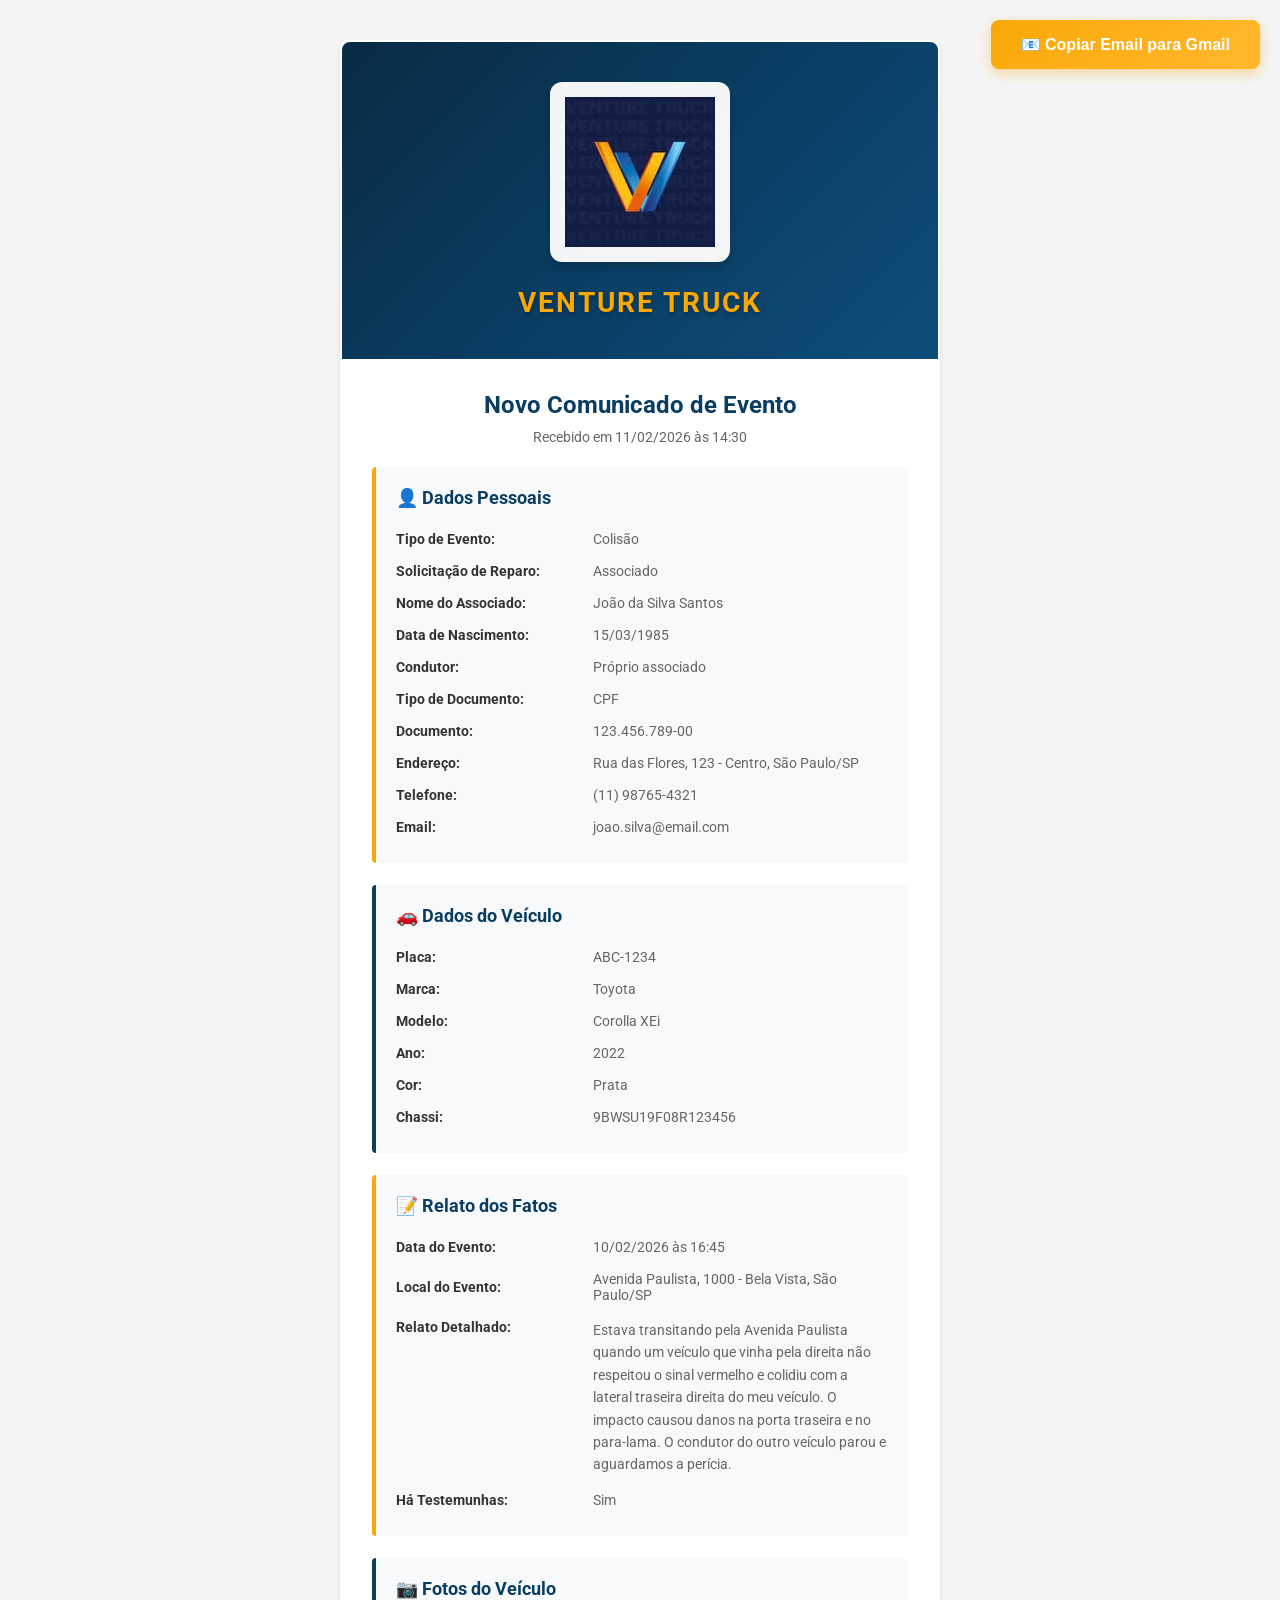
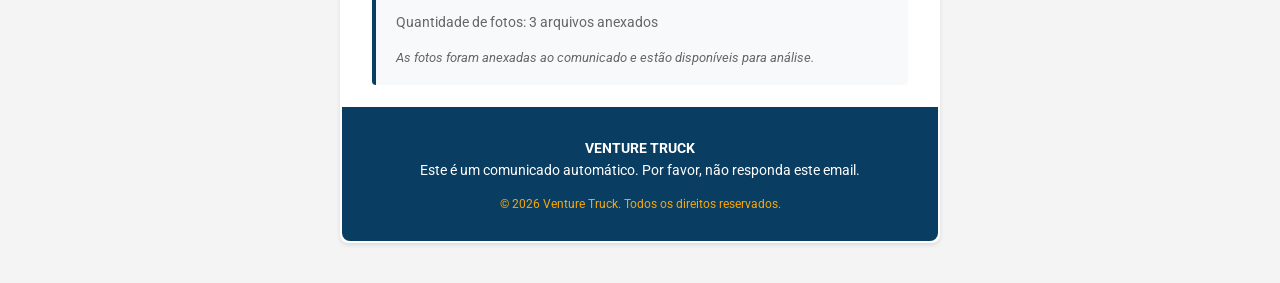
<file: email-preview.html>
<!DOCTYPE html>
<html lang="pt-BR">
<head>
    <meta charset="UTF-8">
    <meta name="viewport" content="width=device-width, initial-scale=1.0">
    <title>Comunicado de Evento - Venture Truck</title>
    <link href="https://fonts.googleapis.com/css2?family=Roboto:wght@300;400;500;700&display=swap" rel="stylesheet">
    <style>
        #copyButton {
            position: fixed;
            top: 20px;
            right: 20px;
            background: linear-gradient(135deg, #FAA806 0%, #ffb82e 100%);
            color: white;
            border: none;
            padding: 15px 30px;
            font-size: 16px;
            font-weight: bold;
            border-radius: 8px;
            cursor: pointer;
            box-shadow: 0 4px 12px rgba(250, 168, 6, 0.4);
            z-index: 9999;
            transition: all 0.3s ease;
        }
        #copyButton:hover {
            transform: translateY(-2px);
            box-shadow: 0 6px 16px rgba(250, 168, 6, 0.6);
        }
        #copyButton:active {
            transform: translateY(0);
        }
        .success-message {
            position: fixed;
            top: 80px;
            right: 20px;
            background: #00c851;
            color: white;
            padding: 15px 25px;
            border-radius: 8px;
            font-weight: bold;
            box-shadow: 0 4px 12px rgba(0, 200, 81, 0.4);
            z-index: 9999;
            animation: slideIn 0.3s ease;
        }
        @keyframes slideIn {
            from {
                opacity: 0;
                transform: translateX(100px);
            }
            to {
                opacity: 1;
                transform: translateX(0);
            }
        }
    </style>
</head>
<body style="margin: 0; padding: 0; font-family: 'Roboto', Arial, sans-serif; background-color: #f4f4f4;">
    
    <button id="copyButton" onclick="copyEmail()">📧 Copiar Email para Gmail</button>
    
    <div id="emailContent">
    <table role="presentation" style="width: 100%; border-collapse: collapse; background-color: #f4f4f4;">
        <tr>
            <td align="center" style="padding: 40px 20px;">
                <table role="presentation" style="max-width: 600px; width: 100%; background-color: #ffffff; border-radius: 8px; box-shadow: 0 2px 4px rgba(0,0,0,0.1);">
                    
                    <!-- Header -->
                    <tr>
                        <td style="background: linear-gradient(135deg, #092b44 0%, #0a3d62 50%, #0e4d7a 100%); padding: 40px 30px; text-align: center; border-radius: 8px 8px 0 0;">
                            <div style="background-color: rgba(255, 255, 255, 0.95); padding: 15px; border-radius: 12px; display: inline-block; margin-bottom: 20px; box-shadow: 0 4px 8px rgba(0,0,0,0.2);">
                                <img src="270850336_450902776610579_1825779971933058067_n.jpg" alt="Venture Truck" style="max-width: 180px; height: auto; display: block;">
                            </div>
                            <h1 style="margin: 0; color: #FAA806; font-size: 28px; font-weight: bold; letter-spacing: 2px; text-shadow: 0 2px 4px rgba(0,0,0,0.3);">VENTURE TRUCK</h1>
                        </td>
                    </tr>
                    
                    <!-- Title -->
                    <tr>
                        <td style="padding: 30px 30px 20px 30px; text-align: center;">
                            <h2 style="margin: 0; color: #0a3d62; font-size: 24px; font-weight: bold;">Novo Comunicado de Evento</h2>
                            <p style="margin: 10px 0 0 0; color: #666666; font-size: 14px;">Recebido em 11/02/2026 às 14:30</p>
                        </td>
                    </tr>
                    
                    <!-- Dados Pessoais Section -->
                    <tr>
                        <td style="padding: 0 30px;">
                            <div style="background-color: #f8f9fa; border-left: 4px solid #FAA806; padding: 20px; margin-bottom: 20px; border-radius: 4px;">
                                <h3 style="margin: 0 0 15px 0; color: #0a3d62; font-size: 18px; font-weight: bold;">👤 Dados Pessoais</h3>
                                
                                <table role="presentation" style="width: 100%; border-collapse: collapse;">
                                    <tr>
                                        <td style="padding: 8px 0; color: #333333; font-size: 14px; width: 40%;"><strong>Tipo de Evento:</strong></td>
                                        <td style="padding: 8px 0; color: #666666; font-size: 14px;">Colisão</td>
                                    </tr>
                                    <tr>
                                        <td style="padding: 8px 0; color: #333333; font-size: 14px;"><strong>Solicitação de Reparo:</strong></td>
                                        <td style="padding: 8px 0; color: #666666; font-size: 14px;">Associado</td>
                                    </tr>
                                    <tr>
                                        <td style="padding: 8px 0; color: #333333; font-size: 14px;"><strong>Nome do Associado:</strong></td>
                                        <td style="padding: 8px 0; color: #666666; font-size: 14px;">João da Silva Santos</td>
                                    </tr>
                                    <tr>
                                        <td style="padding: 8px 0; color: #333333; font-size: 14px;"><strong>Data de Nascimento:</strong></td>
                                        <td style="padding: 8px 0; color: #666666; font-size: 14px;">15/03/1985</td>
                                    </tr>
                                    <tr>
                                        <td style="padding: 8px 0; color: #333333; font-size: 14px;"><strong>Condutor:</strong></td>
                                        <td style="padding: 8px 0; color: #666666; font-size: 14px;">Próprio associado</td>
                                    </tr>
                                    <tr>
                                        <td style="padding: 8px 0; color: #333333; font-size: 14px;"><strong>Tipo de Documento:</strong></td>
                                        <td style="padding: 8px 0; color: #666666; font-size: 14px;">CPF</td>
                                    </tr>
                                    <tr>
                                        <td style="padding: 8px 0; color: #333333; font-size: 14px;"><strong>Documento:</strong></td>
                                        <td style="padding: 8px 0; color: #666666; font-size: 14px;">123.456.789-00</td>
                                    </tr>
                                    <tr>
                                        <td style="padding: 8px 0; color: #333333; font-size: 14px;"><strong>Endereço:</strong></td>
                                        <td style="padding: 8px 0; color: #666666; font-size: 14px;">Rua das Flores, 123 - Centro, São Paulo/SP</td>
                                    </tr>
                                    <tr>
                                        <td style="padding: 8px 0; color: #333333; font-size: 14px;"><strong>Telefone:</strong></td>
                                        <td style="padding: 8px 0; color: #666666; font-size: 14px;">(11) 98765-4321</td>
                                    </tr>
                                    <tr>
                                        <td style="padding: 8px 0; color: #333333; font-size: 14px;"><strong>Email:</strong></td>
                                        <td style="padding: 8px 0; color: #666666; font-size: 14px;">joao.silva@email.com</td>
                                    </tr>
                                </table>
                            </div>
                        </td>
                    </tr>
                    
                    <!-- Dados do Veículo Section -->
                    <tr>
                        <td style="padding: 0 30px;">
                            <div style="background-color: #f8f9fa; border-left: 4px solid #0a3d62; padding: 20px; margin-bottom: 20px; border-radius: 4px;">
                                <h3 style="margin: 0 0 15px 0; color: #0a3d62; font-size: 18px; font-weight: bold;">🚗 Dados do Veículo</h3>
                                
                                <table role="presentation" style="width: 100%; border-collapse: collapse;">
                                    <tr>
                                        <td style="padding: 8px 0; color: #333333; font-size: 14px; width: 40%;"><strong>Placa:</strong></td>
                                        <td style="padding: 8px 0; color: #666666; font-size: 14px;">ABC-1234</td>
                                    </tr>
                                    <tr>
                                        <td style="padding: 8px 0; color: #333333; font-size: 14px;"><strong>Marca:</strong></td>
                                        <td style="padding: 8px 0; color: #666666; font-size: 14px;">Toyota</td>
                                    </tr>
                                    <tr>
                                        <td style="padding: 8px 0; color: #333333; font-size: 14px;"><strong>Modelo:</strong></td>
                                        <td style="padding: 8px 0; color: #666666; font-size: 14px;">Corolla XEi</td>
                                    </tr>
                                    <tr>
                                        <td style="padding: 8px 0; color: #333333; font-size: 14px;"><strong>Ano:</strong></td>
                                        <td style="padding: 8px 0; color: #666666; font-size: 14px;">2022</td>
                                    </tr>
                                    <tr>
                                        <td style="padding: 8px 0; color: #333333; font-size: 14px;"><strong>Cor:</strong></td>
                                        <td style="padding: 8px 0; color: #666666; font-size: 14px;">Prata</td>
                                    </tr>
                                    <tr>
                                        <td style="padding: 8px 0; color: #333333; font-size: 14px;"><strong>Chassi:</strong></td>
                                        <td style="padding: 8px 0; color: #666666; font-size: 14px;">9BWSU19F08R123456</td>
                                    </tr>
                                </table>
                            </div>
                        </td>
                    </tr>
                    
                    <!-- Relato dos Fatos Section -->
                    <tr>
                        <td style="padding: 0 30px;">
                            <div style="background-color: #f8f9fa; border-left: 4px solid #FAA806; padding: 20px; margin-bottom: 20px; border-radius: 4px;">
                                <h3 style="margin: 0 0 15px 0; color: #0a3d62; font-size: 18px; font-weight: bold;">📝 Relato dos Fatos</h3>
                                
                                <table role="presentation" style="width: 100%; border-collapse: collapse;">
                                    <tr>
                                        <td style="padding: 8px 0; color: #333333; font-size: 14px; width: 40%;"><strong>Data do Evento:</strong></td>
                                        <td style="padding: 8px 0; color: #666666; font-size: 14px;">10/02/2026 às 16:45</td>
                                    </tr>
                                    <tr>
                                        <td style="padding: 8px 0; color: #333333; font-size: 14px;"><strong>Local do Evento:</strong></td>
                                        <td style="padding: 8px 0; color: #666666; font-size: 14px;">Avenida Paulista, 1000 - Bela Vista, São Paulo/SP</td>
                                    </tr>
                                    <tr>
                                        <td style="padding: 8px 0; color: #333333; font-size: 14px; vertical-align: top;"><strong>Relato Detalhado:</strong></td>
                                        <td style="padding: 8px 0; color: #666666; font-size: 14px; line-height: 1.6;">Estava transitando pela Avenida Paulista quando um veículo que vinha pela direita não respeitou o sinal vermelho e colidiu com a lateral traseira direita do meu veículo. O impacto causou danos na porta traseira e no para-lama. O condutor do outro veículo parou e aguardamos a perícia.</td>
                                    </tr>
                                    <tr>
                                        <td style="padding: 8px 0; color: #333333; font-size: 14px;"><strong>Há Testemunhas:</strong></td>
                                        <td style="padding: 8px 0; color: #666666; font-size: 14px;">Sim</td>
                                    </tr>
                                </table>
                            </div>
                        </td>
                    </tr>
                    
                    <!-- Fotos do Veículo Section -->
                    <tr>
                        <td style="padding: 0 30px;">
                            <div style="background-color: #f8f9fa; border-left: 4px solid #0a3d62; padding: 20px; margin-bottom: 20px; border-radius: 4px;">
                                <h3 style="margin: 0 0 15px 0; color: #0a3d62; font-size: 18px; font-weight: bold;">📷 Fotos do Veículo</h3>
                                <p style="margin: 0 0 20px 0; color: #666666; font-size: 14px;">Quantidade de fotos: 3 arquivos anexados</p>
                                <div style="margin-top: 15px;">
                                    <p style="margin: 0; color: #666666; font-size: 13px; font-style: italic;">As fotos foram anexadas ao comunicado e estão disponíveis para análise.</p>
                                </div>
                            </div>
                        </td>
                    </tr>
                    
                    <!-- Footer -->
                    <tr>
                        <td style="background-color: #0a3d62; padding: 30px; text-align: center; border-radius: 0 0 8px 8px;">
                            <p style="margin: 0; color: #ffffff; font-size: 14px; line-height: 1.6;">
                                <strong>VENTURE TRUCK</strong><br>
                                Este é um comunicado automático. Por favor, não responda este email.
                            </p>
                            <p style="margin: 15px 0 0 0; color: #FAA806; font-size: 12px;">
                                © 2026 Venture Truck. Todos os direitos reservados.
                            </p>
                        </td>
                    </tr>
                    
                </table>
            </td>
        </tr>
    </table>
    </div>
    
    <script>
        function copyEmail() {
            const emailContent = document.getElementById('emailContent');
            
            // Criar um range e selecionar o conteúdo
            const range = document.createRange();
            range.selectNodeContents(emailContent);
            
            // Limpar seleção anterior e adicionar nova
            const selection = window.getSelection();
            selection.removeAllRanges();
            selection.addRange(range);
            
            try {
                // Copiar para clipboard
                document.execCommand('copy');
                
                // Mostrar mensagem de sucesso
                showSuccessMessage();
                
                // Limpar seleção
                selection.removeAllRanges();
            } catch (err) {
                alert('Erro ao copiar. Use Ctrl+A e Ctrl+C manualmente.');
            }
        }
        
        function showSuccessMessage() {
            const message = document.createElement('div');
            message.className = 'success-message';
            message.textContent = '✓ Email copiado! Cole no Gmail agora';
            document.body.appendChild(message);
            
            setTimeout(() => {
                message.remove();
            }, 3000);
        }
    </script>
</body>
</html>
</file>
